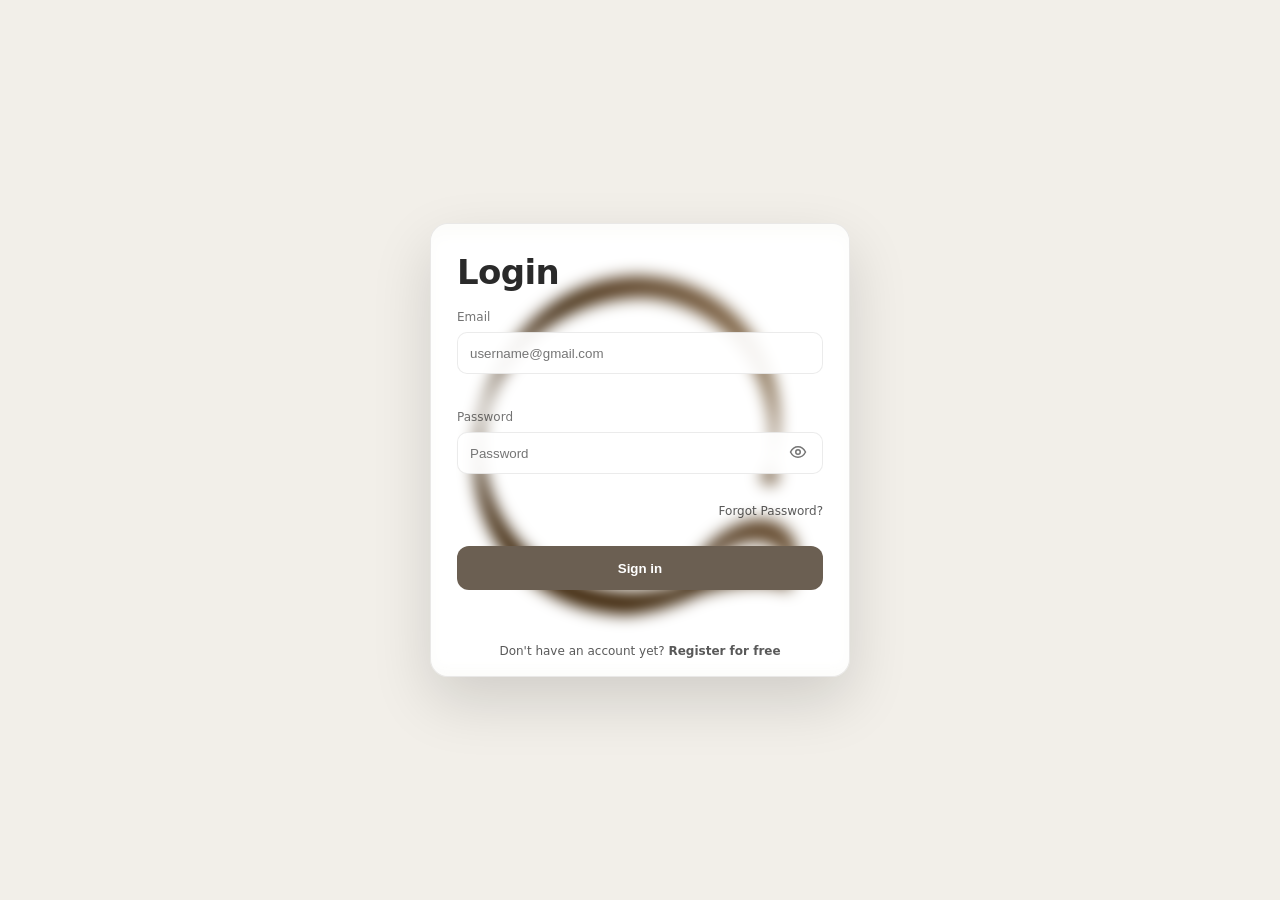
<file: ArabCaptcha/frontend/login_page/index.html>
<!DOCTYPE html>
<html lang="en">

<head>
  <meta charset="UTF-8" />
  <meta name="viewport" content="width=device-width, initial-scale=1.0" />
  <title>Login</title>
  <link rel="icon" type="image/png" href="ArabCaptcha.png">

  <link rel="stylesheet" href="style.css" />
</head>

<body>
  <main class="page">
    <section class="card">
      <h1 class="title">Login</h1>

      <form id="loginForm" class="form" novalidate>
        <label class="field">
          <span class="label">Email</span>
          <input id="email" type="email" placeholder="username@gmail.com" required />
          <small class="hint" id="emailHint"></small>
        </label>

        <label class="field">
          <span class="label">Password</span>
          <div class="password-wrap">
            <input id="password" type="password" placeholder="Password" required />
            <button class="icon-btn" type="button" id="togglePwd" aria-label="Show password">
              <svg width="18" height="18" viewBox="0 0 24 24" fill="none">
                <path d="M2 12s3.5-7 10-7 10 7 10 7-3.5 7-10 7S2 12 2 12Z" stroke="currentColor" stroke-width="2" />
                <path d="M12 15a3 3 0 1 0 0-6 3 3 0 0 0 0 6Z" stroke="currentColor" stroke-width="2" />
              </svg>
            </button>
          </div>
          <small class="hint" id="pwdHint"></small>
        </label>

        <div class="row">
          <a class="link" href="#" onclick="return false;">Forgot Password?</a>
        </div>

        <!-- Inline CAPTCHA Widget -->
        <div id="arabcaptcha"></div>

        <button class="primary" type="submit">Sign in</button>

        <!-- Login status message -->
        <div class="login-status" id="loginStatus" role="status" aria-live="polite"></div>

        <p class="footer">
          Don't have an account yet?
          <a class="link strong" href="#" onclick="return false;">Register for free</a>
        </p>
      </form>
    </section>
  </main>

  <script src="http://127.0.0.1:8000/public/arabcaptcha.js"></script>

  <script src="script.js"></script>
</body>

</html>
</file>
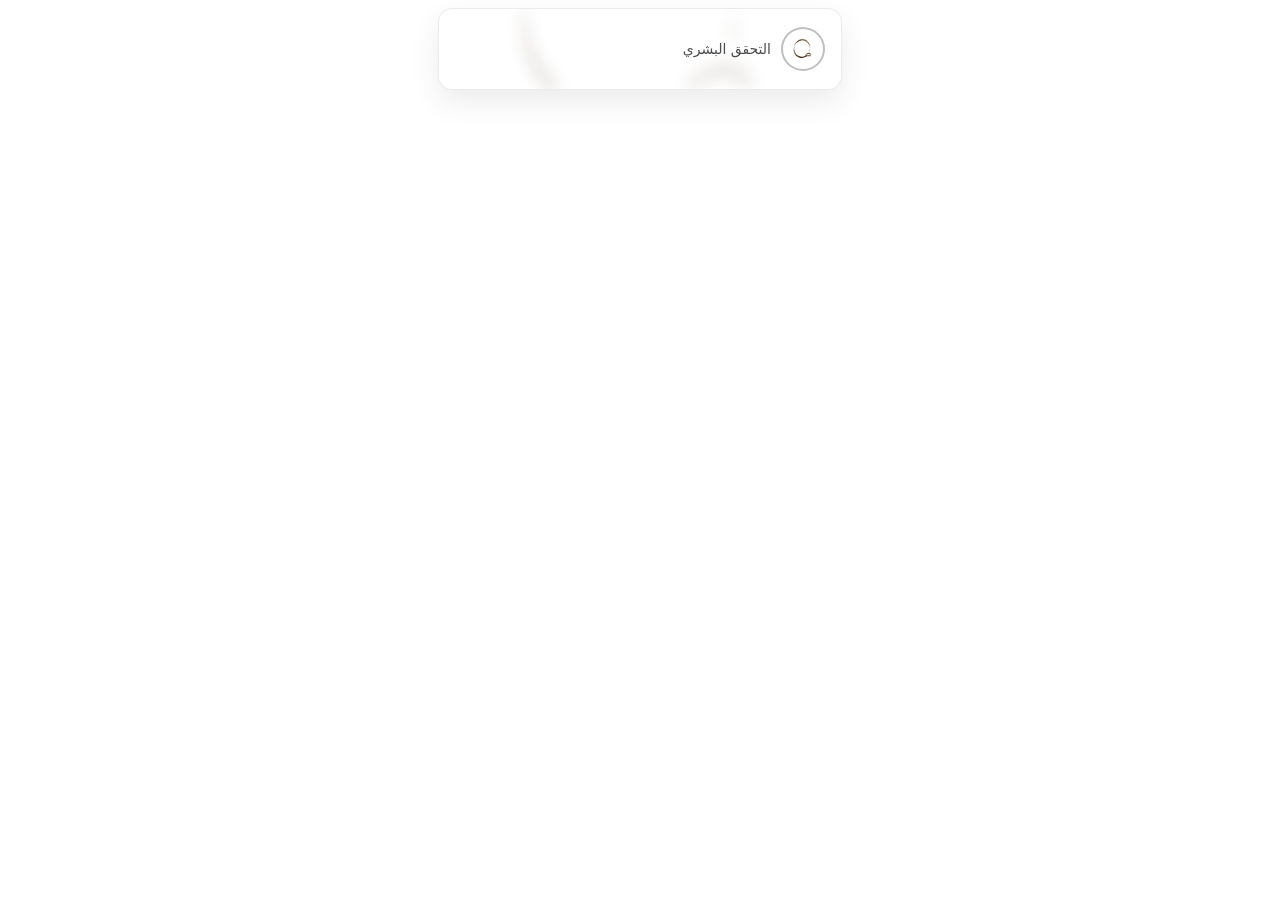
<file: ArabCaptcha/public/bot_widget.html>
<!DOCTYPE html>
<html lang="ar" dir="rtl">

<head>
  <meta charset="UTF-8" />
  <meta name="viewport" content="width=device-width, initial-scale=1.0" />
  <title>ArabCaptcha Widget</title>
  <link rel="stylesheet" href="widget.css" />
</head>

<body>
  <main class="widget-shell">
    <div class="captcha">

      <!-- Page 1: Initial button -->
      <div class="cap-page cap-page-1" id="capPage1">
        <div class="cap-line">
          <button type="button" class="cap-circle" id="capStartBtn" aria-label="Start captcha"></button>
          <span class="cap-text">التحقق البشري</span>
        </div>
      </div>

      <!-- Page 2: Challenge -->
      <div class="cap-page cap-page-2 hidden" id="capPage2">

        <div class="cap-head">
          <!-- Single composite image (ref + low-conf stitched by server) -->
          <div class="cap-image-composite">
            <img id="compositeImage" alt="الكلمتان للتحقق" />
          </div>

          <button class="icon-btn refresh-inline" type="button" id="refreshCaptcha" aria-label="Refresh captcha">
            <svg width="18" height="18" viewBox="0 0 24 24" fill="none">
              <path d="M21 12a9 9 0 1 1-2.64-6.36" stroke="currentColor" stroke-width="2" stroke-linecap="round" />
              <path d="M21 3v7h-7" stroke="currentColor" stroke-width="2" stroke-linecap="round" />
            </svg>
          </button>
        </div>

        <div class="cap-sub">اكتب الكلمتين الظاهرتين في الصورة (من اليمين لليسار):</div>

        <div class="cap-fields">
          <input id="refAnswer"     type="text" placeholder="الكلمة الأولى (يمين)" autocomplete="off" dir="rtl" />
          <input id="lowConfAnswer" type="text" placeholder="الكلمة الثانية (يسار)" autocomplete="off" dir="rtl" />
        </div>

        <div class="cap-actions">
          <button class="secondary" type="button" id="verifyCaptchaBtn">تحقق</button>
        </div>

        <div class="cap-status" id="captchaStatus" role="status" aria-live="polite"></div>
      </div>

    </div>
  </main>

  <script src="bot_widget.js"></script>
</body>

</html>
</file>
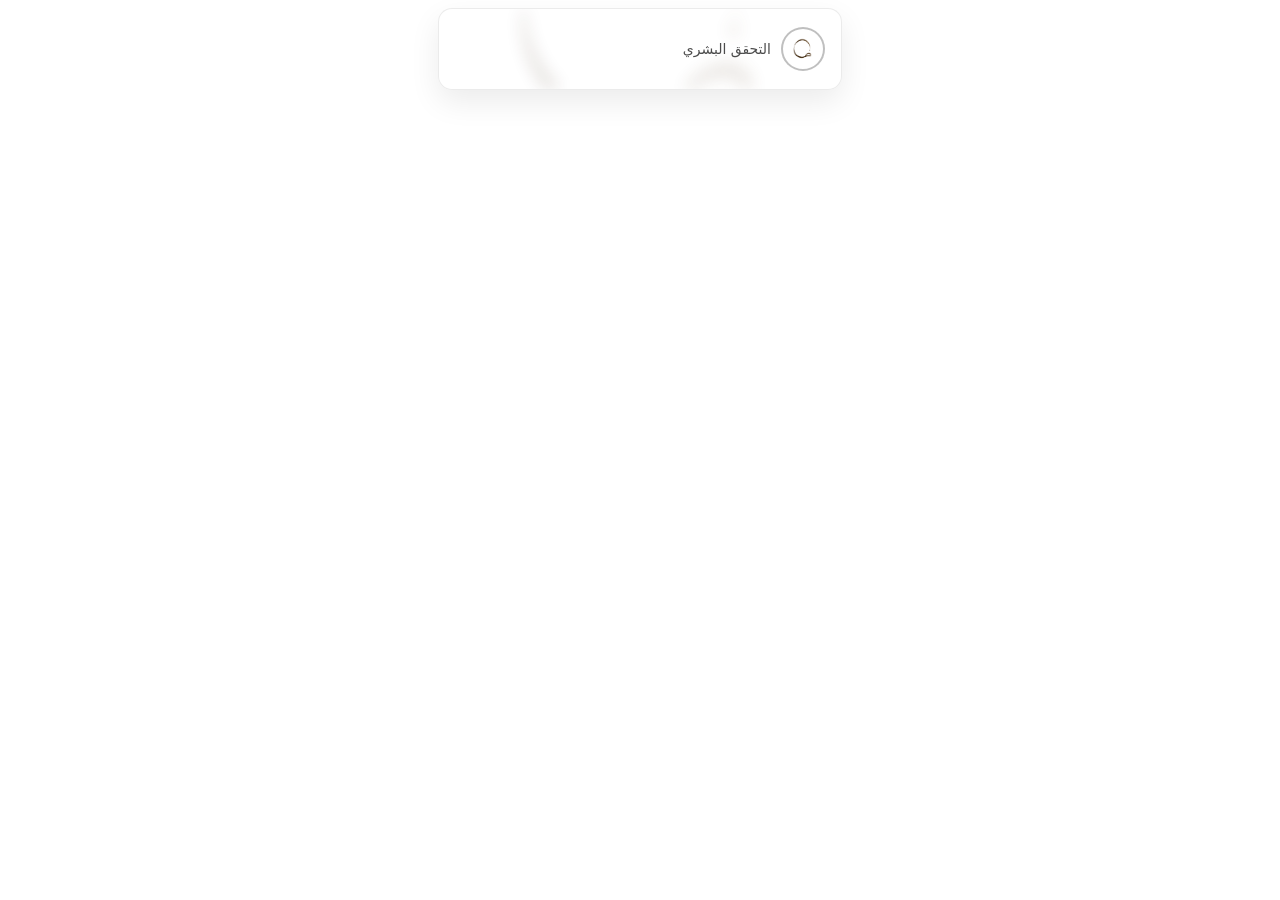
<file: ArabCaptcha/public/widget.html>
<!DOCTYPE html>
<html lang="ar" dir="rtl">

<head>
  <meta charset="UTF-8" />
  <meta name="viewport" content="width=device-width, initial-scale=1.0" />
  <title>ArabCaptcha Widget</title>
  <link rel="stylesheet" href="widget.css" />
</head>

<body>
  <main class="widget-shell">
    <div class="captcha">

      <!-- Page 1: Initial button -->
      <div class="cap-page cap-page-1" id="capPage1">
        <div class="cap-line">
          <button type="button" class="cap-circle" id="capStartBtn" aria-label="Start captcha"></button>
          <span class="cap-text">التحقق البشري</span>
        </div>
      </div>

      <!-- Page 2: Challenge -->
      <div class="cap-page cap-page-2 hidden" id="capPage2">

        <div class="cap-head">
          <!-- Single composite image (ref + low-conf stitched by server) -->
          <div class="cap-image-composite">
            <img id="compositeImage" alt="الكلمتان للتحقق" />
          </div>

          <button class="icon-btn refresh-inline" type="button" id="refreshCaptcha" aria-label="Refresh captcha">
            <svg width="18" height="18" viewBox="0 0 24 24" fill="none">
              <path d="M21 12a9 9 0 1 1-2.64-6.36" stroke="currentColor" stroke-width="2" stroke-linecap="round" />
              <path d="M21 3v7h-7" stroke="currentColor" stroke-width="2" stroke-linecap="round" />
            </svg>
          </button>
        </div>

        <div class="cap-sub">اكتب الكلمتين الظاهرتين في الصورة (من اليمين لليسار):</div>

        <div class="cap-fields">
          <input id="refAnswer"     type="text" placeholder="الكلمة الأولى (يمين)" autocomplete="off" dir="rtl" />
          <input id="lowConfAnswer" type="text" placeholder="الكلمة الثانية (يسار)" autocomplete="off" dir="rtl" />
        </div>

        <div class="cap-actions">
          <button class="secondary" type="button" id="verifyCaptchaBtn">تحقق</button>
        </div>

        <div class="cap-status" id="captchaStatus" role="status" aria-live="polite"></div>
      </div>

    </div>
  </main>

  <script src="widget.js"></script>
</body>

</html>
</file>
<file: ArabCaptcha/frontend/login_page/style.css>
:root {
  --bg: #f2efe9;
  --card: rgba(255, 255, 255, 0.78);
  --stroke: rgba(0, 0, 0, 0.08);
  --text: #2a2a2a;
  --muted: rgba(0, 0, 0, 0.55);
  --shadow: 0 24px 60px rgba(0, 0, 0, 0.14);
  --radius: 18px;
  --btn: #6b5f52;
  --btn-hover: #5a5046;
}

* {
  box-sizing: border-box;
}

html,
body {
  height: 100%;
}

body {
  margin: 0;
  font-family: system-ui, -apple-system, Segoe UI, Roboto, Arial;
  background: var(--bg);
  color: var(--text);
}

.page {
  min-height: 100vh;
  display: grid;
  place-items: center;
  padding: 24px;
}

.card {
  width: min(420px, 92vw);
  padding: 28px 26px 18px;
  border-radius: var(--radius);
  direction: ltr;
  background: var(--card);
  border: 1px solid var(--stroke);
  box-shadow: var(--shadow);
  position: relative;
  overflow: hidden;
}

.card::before {
  content: "";
  position: absolute;
  inset: 0;
  background-image: url("assets/Picture1.png");
  background-repeat: no-repeat;
  background-position: center 66%;
  background-size: 120%;
  filter: blur(8px);
  opacity: 0.;
  z-index: 0;
}

.card>* {
  position: relative;
  z-index: 1;
}

.title {
  margin: 0 0 18px;
  font-size: 34px;
  letter-spacing: -0.6px;
}

.form {
  display: flex;
  flex-direction: column;
  gap: 14px;
}

.field {
  display: flex;
  flex-direction: column;
  gap: 8px;
}

.label {
  font-size: 12px;
  color: var(--muted);
}

input {
  height: 42px;
  padding: 0 12px;
  border-radius: 10px;
  border: 1px solid var(--stroke);
  background: rgba(255, 255, 255, 0.92);
  outline: none;
}

input:focus {
  border-color: rgba(107, 95, 82, 0.35);
  box-shadow: 0 0 0 4px rgba(107, 95, 82, 0.12);
}

.password-wrap {
  position: relative;
  display: flex;
  align-items: center;
}

.password-wrap input {
  width: 100%;
  padding-right: 44px;
}

.icon-btn {
  position: absolute;
  right: 10px;
  border: none;
  background: transparent;
  color: rgba(0, 0, 0, 0.55);
  cursor: pointer;
  padding: 6px;
  border-radius: 10px;
}

.icon-btn:hover {
  background: rgba(0, 0, 0, 0.05);
}

.hint {
  min-height: 14px;
  font-size: 12px;
  color: #b03a2e;
}

.row {
  display: flex;
  justify-content: flex-end;
  margin-top: -6px;
}

.link {
  font-size: 12px;
  color: rgba(0, 0, 0, 0.65);
  text-decoration: none;
}

.link:hover {
  text-decoration: underline;
}

.link.strong {
  font-weight: 600;
}

.primary {
  height: 44px;
  border: none;
  border-radius: 12px;
  background: var(--btn);
  color: #fff;
  font-weight: 600;
  cursor: pointer;
}

.primary:hover {
  background: var(--btn-hover);
}

.captcha {
  border-radius: 14px;
  border: 1px solid var(--stroke);
  background: rgba(255, 255, 255, 0.78);
  padding: 12px;
}

/* pages inside captcha */
.cap-page {
  transition: opacity .2s ease;
}

.hidden {
  display: none;
}

/* PAGE 1 */
.cap-line {
  display: flex;
  align-items: center;
  justify-content: space-between;
  gap: 10px;
  padding: 6px 4px;
}

.cap-text {
  font-size: 12px;
  color: rgba(0, 0, 0, 0.70);
}


.cap-circle {
  width: 44px;
  height: 44px;
  border-radius: 999px;
  border: 2px solid rgba(0, 0, 0, 0.25);
  background-color: rgba(255, 255, 255, 0.95);
  cursor: pointer;
  position: relative;
  overflow: hidden;

  background-image: url("assets/Picture1.png");
  background-repeat: no-repeat;
  background-position: center;
  background-size: 70%;
}


.cap-circle::after {
  content: "";
  position: absolute;
  inset: 7px;
  border-radius: 999px;
  background: rgba(107, 95, 82, 0.25);
  opacity: 0;
  transition: opacity .15s ease;
}

.cap-circle:hover::after {
  opacity: 1;
}

/* PAGE 2  */
.cap-head {
  display: flex;
  align-items: center;
  justify-content: flex-start;
  /* words start from the left */
  gap: 12px;
  margin-bottom: 6px;
}

.cap-words {
  display: flex;
  gap: 10px;
  margin-bottom: 8px;
}

.cap-word {
  font-size: 20px;
  font-weight: 700;
  padding: 8px 12px;
  border-radius: 12px;
  background: rgba(242, 239, 233, 0.75);
  border: 1px dashed rgba(0, 0, 0, 0.15);
  white-space: nowrap;
  justify-content: flex-start;
  /* align to the left */
  align-items: center;

  direction: rtl;
  /* Arabic text direction */
}

.cap-words {
  padding-left: 4px;
}

.cap-words {
  display: flex;
  gap: 10px;
  justify-content: flex-start;
  direction: rtl;
  /* change layout to RTL for Arabic */
}

.cap-page-2 {
  margin-top: 8px;
}


.cap-sub {
  font-size: 12px;
  color: rgba(0, 0, 0, 0.55);
  margin-bottom: 10px;
}

.cap-input-row {
  display: flex;
  gap: 10px;
}

.secondary {
  height: 42px;
  padding: 0 14px;
  border-radius: 12px;
  border: 1px solid rgba(107, 95, 82, 0.25);
  background: rgba(255, 255, 255, 0.75);
  color: rgba(0, 0, 0, 0.75);
  cursor: pointer;
  font-weight: 600;
}

.secondary:hover {
  background: rgba(255, 255, 255, 0.95);
}

.cap-status {
  margin-top: 8px;
  font-size: 12px;
  min-height: 16px;
  color: rgba(0, 0, 0, 0.65);
}

.footer {
  margin: 6px 0 0;
  font-size: 12px;
  color: rgba(0, 0, 0, 0.65);
  text-align: center;
}

/* Login status message */
.login-status {
  margin-top: 4px;
  font-size: 12px;
  min-height: 16px;
  text-align: center;
}

/* ── Modal Overlay ───────────────────────────────────────────────────── */
.modal-overlay {
  position: fixed;
  inset: 0;
  z-index: 1000;
  display: flex;
  align-items: center;
  justify-content: center;
  background: rgba(0, 0, 0, 0.45);
  backdrop-filter: blur(4px);
  -webkit-backdrop-filter: blur(4px);
  animation: fadeIn 0.2s ease;
}

.modal-overlay.hidden {
  display: none;
}

@keyframes fadeIn {
  from {
    opacity: 0;
  }

  to {
    opacity: 1;
  }
}

.modal-content {
  position: relative;
  width: min(400px, 90vw);
  padding: 22px 20px 16px;
  border-radius: var(--radius);
  background: var(--card);
  border: 1px solid var(--stroke);
  box-shadow: 0 32px 80px rgba(0, 0, 0, 0.25);
  animation: slideUp 0.25s ease;
}

@keyframes slideUp {
  from {
    transform: translateY(20px);
    opacity: 0;
  }

  to {
    transform: translateY(0);
    opacity: 1;
  }
}

.modal-close {
  position: absolute;
  top: 10px;
  right: 12px;
  border: none;
  background: transparent;
  font-size: 22px;
  color: rgba(0, 0, 0, 0.45);
  cursor: pointer;
  padding: 4px 8px;
  border-radius: 8px;
  line-height: 1;
}

.modal-close:hover {
  background: rgba(0, 0, 0, 0.06);
  color: rgba(0, 0, 0, 0.75);
}

/* Fix refresh button position inside modal (not absolute) */
.refresh-icon-btn {
  position: relative;
  right: auto;
}
</file>
<file: ArabCaptcha/public/widget.css>
:root {
  --stroke: rgba(0, 0, 0, 0.08);
  --text: #2a2a2a;
  --muted: rgba(0, 0, 0, 0.55);
}

* {
  box-sizing: border-box;
}

html,
body {
  margin: 0;
  padding: 0;
  direction: rtl;
}

body {
  font-family: system-ui, -apple-system, Segoe UI, Roboto, Arial, sans-serif;
  background: transparent;
  color: var(--text);
}

.widget-shell {
  width: 100%;
  max-width: 420px;
  margin: auto;
  padding: 8px;
}

.captcha {
  border-radius: 14px;
  border: 1px solid var(--stroke);
  background: rgba(255, 255, 255, 0.94);
  padding: 12px;
  position: relative;
  overflow: hidden;
  box-shadow: 0 12px 30px rgba(0, 0, 0, 0.08);
}

.captcha::before {
  content: "";
  position: absolute;
  inset: 0;
  background-image: url("assets/ArabCaptcha.png");
  background-repeat: no-repeat;
  background-position: center 65%;
  background-size: 90%;
  filter: blur(8px);
  opacity: 0.12;
  z-index: 0;
}

.captcha > * {
  position: relative;
  z-index: 1;
}

.hidden {
  display: none !important;
}

/* ── Page 1 ─────────────────────────────────────────────── */
.cap-line {
  display: flex;
  align-items: center;
  justify-content: flex-start;
  gap: 10px;
  padding: 6px 4px;
}

.cap-text {
  font-size: 14px;
  font-weight: 500;
  color: rgba(0, 0, 0, 0.70);
}

.cap-circle {
  width: 44px;
  height: 44px;
  border-radius: 999px;
  border: 2px solid rgba(0, 0, 0, 0.25);
  background-color: rgba(255, 255, 255, 0.95);
  background-image: url("assets/ArabCaptcha.png");
  background-repeat: no-repeat;
  background-position: center;
  background-size: 68%;
  cursor: pointer;
  transition: border-color 0.2s;
}

.cap-circle:hover {
  border-color: #6b5f52;
}

/* ── Page 2 ─────────────────────────────────────────────── */
.cap-page-2 {
  margin-top: 8px;
}

.cap-head {
  display: flex;
  align-items: flex-start;
  gap: 12px;
}

/* ── Composite image container ───────────────────────────── */
.cap-image-composite {
  flex: 1;
  border: 1px dashed rgba(0, 0, 0, 0.15);
  border-radius: 12px;
  padding: 10px;
  background: rgba(242, 239, 233, 0.75);
  display: flex;
  align-items: center;
  justify-content: center;
  min-height: 80px;
  overflow: hidden;
}

.cap-image-composite img {
  /* Fill width; keep aspect ratio; max height keeps widget compact */
  width: 100%;
  max-height: 90px;
  object-fit: contain;
  display: block;
  border-radius: 6px;
  background: #fff;
  /* Smooth transition when the image swaps during escalation */
  transition: opacity 0.3s ease, filter 0.3s ease, transform 0.3s ease;
  /* Prevent right-click save / drag — minor friction for attackers */
  pointer-events: none;
  user-select: none;
  -webkit-user-drag: none;
}

/* ── Toolbar ─────────────────────────────────────────────── */
.icon-btn {
  border: none;
  background: transparent;
  color: rgba(0, 0, 0, 0.55);
  cursor: pointer;
  padding: 6px;
  border-radius: 10px;
  transition: background 0.15s;
}

.icon-btn:hover {
  background: rgba(0, 0, 0, 0.06);
}

.refresh-inline {
  margin-right: auto;
  flex-shrink: 0;
}

/* ── Instruction text ────────────────────────────────────── */
.cap-sub {
  font-size: 12px;
  color: rgba(0, 0, 0, 0.55);
  margin: 10px 0;
  text-align: right;
}

/* ── Answer fields ───────────────────────────────────────── */
.cap-fields {
  display: grid;
  grid-template-columns: 1fr 1fr;
  gap: 8px;
}

.cap-fields input {
  height: 42px;
  padding: 0 12px;
  border-radius: 10px;
  border: 1px solid var(--stroke);
  background: rgba(255, 255, 255, 0.92);
  outline: none;
  font-family: inherit;
  font-size: 14px;
  text-align: right;
  direction: rtl;
  transition: border-color 0.2s, box-shadow 0.2s;
}

.cap-fields input:focus {
  border-color: rgba(107, 95, 82, 0.35);
  box-shadow: 0 0 0 4px rgba(107, 95, 82, 0.12);
}

.cap-fields input:disabled {
  opacity: 0.5;
  cursor: not-allowed;
}

/* ── Verify button ───────────────────────────────────────── */
.cap-actions {
  margin-top: 10px;
}

.secondary {
  display: block;
  width: 140px;
  margin: 0 auto;
  height: 42px;
  padding: 0 14px;
  border-radius: 12px;
  border: 1px solid rgba(107, 95, 82, 0.25);
  background: rgba(255, 255, 255, 0.75);
  color: rgba(0, 0, 0, 0.75);
  cursor: pointer;
  font-weight: 600;
  font-family: inherit;
  transition: all 0.2s ease;
}

.secondary:hover:not(:disabled) {
  background: #6b5f52;
  color: #fff;
  border-color: #6b5f52;
}

.secondary:active:not(:disabled) {
  background: #5a5046;
  color: #fff;
  border-color: #5a5046;
  transform: scale(0.97);
}

.secondary:disabled {
  opacity: 0.5;
  cursor: not-allowed;
}

/* ── Status line ─────────────────────────────────────────── */
.cap-status {
  margin-top: 8px;
  font-size: 12px;
  min-height: 16px;
  color: rgba(0, 0, 0, 0.65);
  text-align: right;
}
</file>
